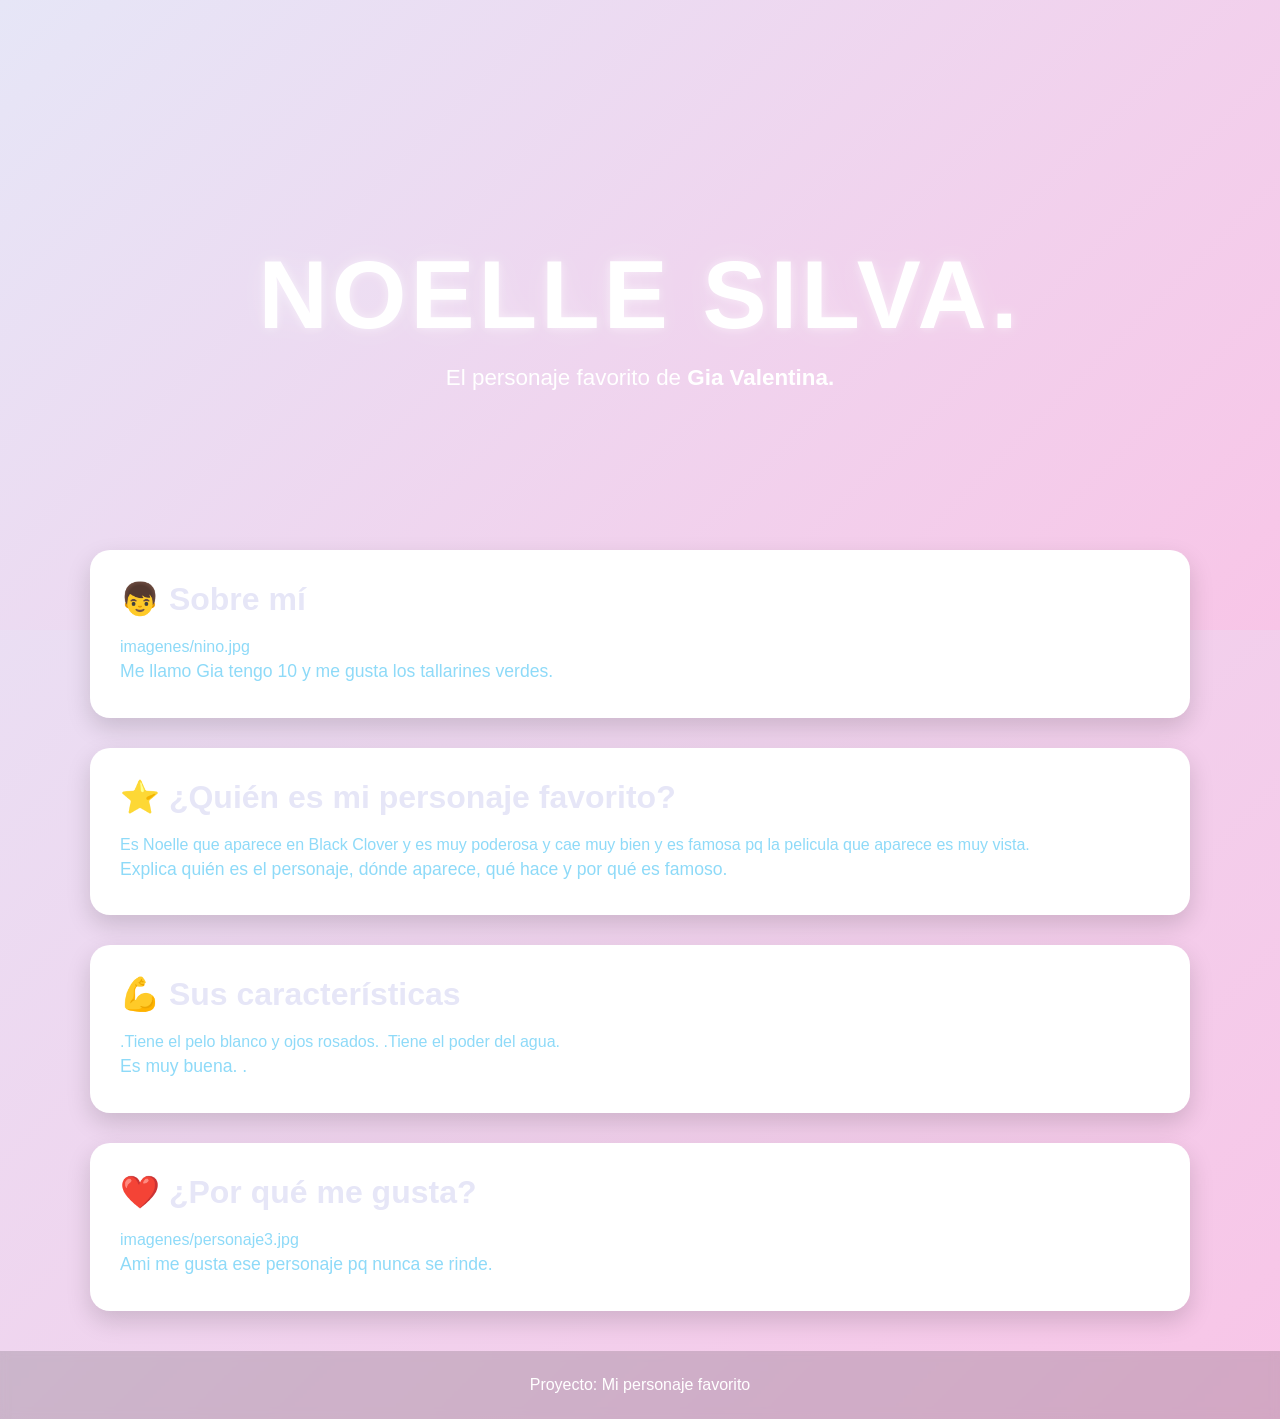
<file: docs/personajeFavorito/index.html>
<!DOCTYPE html>
<html lang="es">

<head>
    <meta charset="UTF-8">
    <meta name="viewport" content="width=device-width, initial-scale=1.0">
    <title>Gia Valentina Gaston Tafur.</title>
    <link rel="stylesheet" href="style.css">
</head>

<body>

    <header class="hero">
        <div class="hero-content">
            <h1>Noelle Silva.</S></h1>
            <p>El personaje favorito de <strong>Gia Valentina.</strong></p>
        </div>
    </header>

    <main>

        <section class="card">
            <h2>👦 Sobre mí</h2>
            imagenes/nino.jpg

            <p>
            Me llamo Gia tengo 10 y 
            me gusta los tallarines
            verdes.
                
            
            </p>
        </section>

        <section class="card">
            <h2>⭐ ¿Quién es mi personaje favorito?</h2>
            Es Noelle que aparece en Black Clover y es muy 
            poderosa y cae muy bien y es famosa pq la pelicula
            que aparece es muy vista.

            <p>
                Explica quién es el personaje, dónde aparece,
                qué hace y por qué es famoso.
            </p>
        </section>

        <section class="card">
            <h2>💪 Sus características</h2>
            .Tiene el pelo blanco y ojos rosados.
            .Tiene el poder del agua.

            <p>
                Es muy buena.

        .
            </p>
        </section>

        <section class="card">
            <h2>❤️ ¿Por qué me gusta?</h2>
            imagenes/personaje3.jpg

            <p>
        Ami me gusta ese personaje pq nunca se rinde.
            </p>
        </section>

    </main>

    <footer>
        <p>Proyecto: Mi personaje favorito</p>
    </footer>

</body>

</html>
</file>
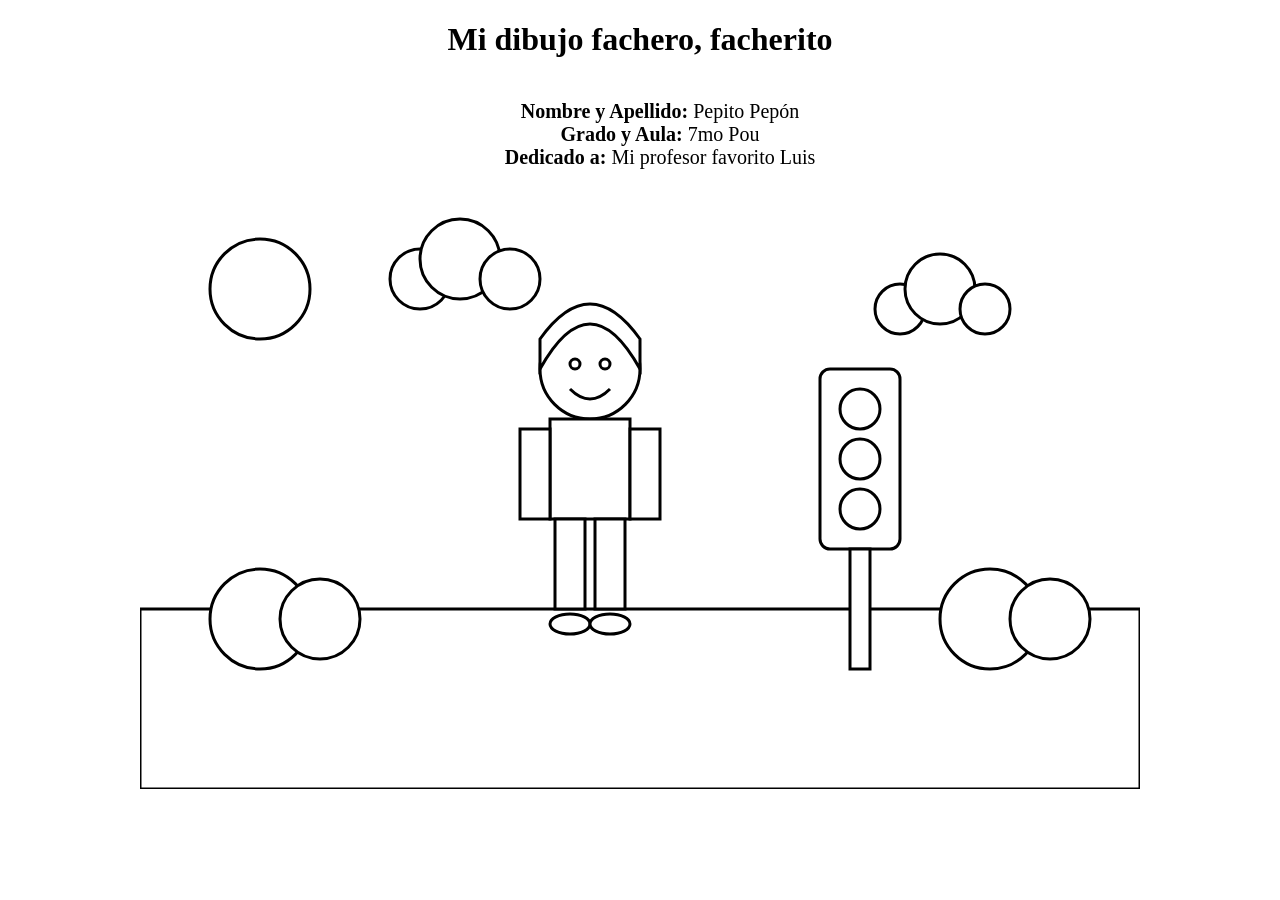
<file: docs/semaforoRGB/index.html>
<!DOCTYPE html>
<html lang="es">
<head>
    <meta charset="UTF-8">
    <title>Dibujo para colorear</title>
    <link rel="stylesheet" href="estilos.css">
</head>
<body>
<h1>Mi dibujo fachero, facherito</h1>
<ul>
  <li><strong>Nombre y Apellido:</strong> Pepito Pepón</li>
  <li><strong>Grado y Aula:</strong> 7mo Pou</li>
  <li><strong>Dedicado a:</strong> Mi profesor favorito Luis</li>
</ul>
<svg viewBox="0 0 1000 600" class="dibujo cielo">

    <!-- Sol -->
    <circle class="sol" cx="120" cy="100" r="50"/>

    <!-- Nubes -->
    <g class="nube">
        <circle class="nube-cuerpo" cx="280" cy="90" r="30"/>
        <circle class="nube-cuerpo" cx="320" cy="70" r="40"/>
        <circle class="nube-cuerpo" cx="370" cy="90" r="30"/>
    </g>

    <g class="nube">
        <circle class="nube-cuerpo" cx="760" cy="120" r="25"/>
        <circle class="nube-cuerpo" cx="800" cy="100" r="35"/>
        <circle class="nube-cuerpo" cx="845" cy="120" r="25"/>
    </g>

    <!-- Césped -->
    <rect class="cesped" x="0" y="420" width="1000" height="180"/>

    <!-- Arbustos -->
    <circle class="arbusto" cx="120" cy="430" r="50"/>
    <circle class="arbusto" cx="180" cy="430" r="40"/>

    <circle class="arbusto" cx="850" cy="430" r="50"/>
    <circle class="arbusto" cx="910" cy="430" r="40"/>

    <!-- Semáforo -->
    <g class="semaforo">

        <rect class="cuerpo-semaforo"
              x="680"
              y="180"
              width="80"
              height="180"
              rx="10"/>

        <circle class="luz-roja"
                cx="720"
                cy="220"
                r="20"/>

        <circle class="luz-amarilla"
                cx="720"
                cy="270"
                r="20"/>

        <circle class="luz-verde"
                cx="720"
                cy="320"
                r="20"/>

        <rect class="palo-semaforo"
              x="710"
              y="360"
              width="20"
              height="120"/>

    </g>

    <!-- Persona -->

    <!-- Cabeza -->
    <circle class="piel"
            cx="450"
            cy="180"
            r="50"/>

    <!-- Cabello -->
    <path class="cabello"
          d="M400 180
             Q450 90 500 180
             L500 150
             Q450 80 400 150 Z"/>

    <!-- Ojos -->
    <circle class="ojo"
            cx="435"
            cy="175"
            r="5"/>

    <circle class="ojo"
            cx="465"
            cy="175"
            r="5"/>

    <!-- Sonrisa -->
    <path class="boca"
          d="M430 200 Q450 220 470 200"/>

    <!-- Polo -->
    <rect class="polo"
          x="410"
          y="230"
          width="80"
          height="100"/>

    <!-- Brazos -->
    <rect class="piel"
          x="380"
          y="240"
          width="30"
          height="90"/>

    <rect class="piel"
          x="490"
          y="240"
          width="30"
          height="90"/>

    <!-- Pantalón -->
    <rect class="pantalon"
          x="415"
          y="330"
          width="30"
          height="90"/>

    <rect class="pantalon"
          x="455"
          y="330"
          width="30"
          height="90"/>

    <!-- Zapatos -->
    <ellipse class="zapato"
             cx="430"
             cy="435"
             rx="20"
             ry="10"/>

    <ellipse class="zapato"
             cx="470"
             cy="435"
             rx="20"
             ry="10"/>

</svg>

</body>
</html>
</file>
<file: docs/personajeFavorito/style.css>
/*======================================
  PALETA DE COLORES
======================================*/
:root {
    --color-primario: #e6e6f7;
    --color-secundario: #f8c5e7;
}

/*======================================
  CONFIGURACIÓN GENERAL
======================================*/
* {
    margin: 0;
    padding: 0;
    box-sizing: border-box;
}

body {
    font-family: "Segoe UI", Arial, sans-serif;

    background: linear-gradient(
        135deg,
        var(--color-primario),
        var(--color-secundario)
    );

    min-height: 100vh;
    color: #8edaf8;
}

/*======================================
  HERO
======================================*/
.hero {
    height: 70vh;

    display: flex;
    justify-content: center;
    align-items: center;

    text-align: center;

    background: linear-gradient(
        135deg,
        var(--color-primario),
        var(--color-secundario)
    );

    color: white;
}

.hero-content {
    animation: aparecer 1.5s ease;
}

.hero h1 {
    font-size: clamp(3rem, 8vw, 6rem);
    letter-spacing: 4px;
    text-transform: uppercase;

    text-shadow:
        0 0 10px rgba(255,255,255,.5),
        0 0 30px rgba(255,255,255,.3);

    animation: flotar 3s ease-in-out infinite;
}

.hero p {
    font-size: 1.4rem;
    margin-top: 15px;
}

/*======================================
  CONTENEDOR
======================================*/
main {
    width: 90%;
    max-width: 1100px;

    margin: -80px auto 40px;
}

/*======================================
  TARJETAS
======================================*/
.card {
    background: white;

    margin-bottom: 30px;
    padding: 30px;

    border-radius: 20px;

    box-shadow: 0 10px 25px rgba(0,0,0,.15);

    transition: .3s;
}

.card:hover {
    transform: translateY(-8px);
}

.card h2 {
    color: var(--color-primario);
    margin-bottom: 20px;
    font-size: 2rem;
}

.card img {
    width: 100%;
    max-width: 450px;

    display: block;
    margin: 20px auto;

    border-radius: 15px;

    transition: .4s;
}

.card img:hover {
    transform: scale(1.05);
}

.card p {
    font-size: 1.1rem;
    line-height: 1.8;
}

/*======================================
  FOOTER
======================================*/
footer {
    text-align: center;

    padding: 25px;

    color: white;

    background: rgba(0,0,0,.15);

    backdrop-filter: blur(5px);
}

/*======================================
  ANIMACIONES
======================================*/
@keyframes aparecer {
    from {
        opacity: 0;
        transform: translateY(40px);
    }

    to {
        opacity: 1;
        transform: translateY(0);
    }
}

@keyframes flotar {
    0% {
        transform: translateY(0);
    }

    50% {
        transform: translateY(-10px);
    }

    100% {
        transform: translateY(0);
    }
}

/*======================================
  RESPONSIVE
======================================*/
@media (max-width: 768px) {

    .hero {
        height: 55vh;
    }

    .hero p {
        font-size: 1rem;
    }

    .card {
        padding: 20px;
    }

    .card h2 {
        font-size: 1.5rem;
    }
}
</file>
<file: docs/semaforoRGB/estilos.css>
body{
    margin:0;
    display:flex;
    justify-content:center;
    background:white;
    flex-direction: column;
    align-items: center;

}
h1 {
  text-align: center;
}
ul {
  list-style-type: none;
  display: flex;
  flex-direction: column;
  align-items: center;
  font-size: 20px;
}
.dibujo{
    width:1000px;
}

.cielo,
.sol,
.nube-cuerpo,
.cesped,
.arbusto,
.cuerpo-semaforo,
.luz-roja,
.luz-amarilla,
.luz-verde,
.palo-semaforo,
.piel,
.cabello,
.ojo,
.polo,
.pantalon,
.zapato{
    fill:white;
    stroke:black;
    stroke-width:3;
}
</file>
